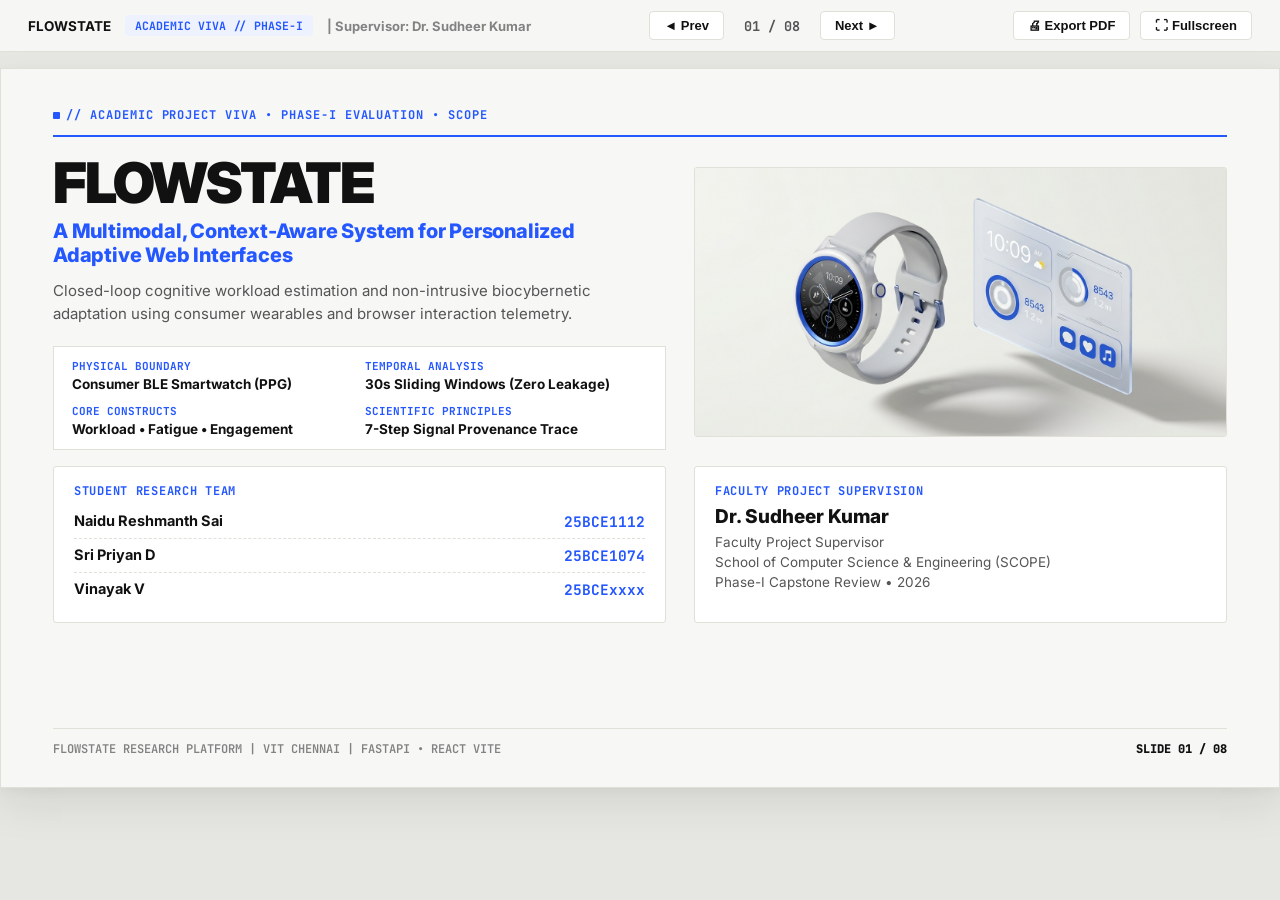
<file: presentation/index.html>
<!DOCTYPE html>
<html lang="en">
<head>
  <meta charset="UTF-8" />
  <meta name="viewport" content="width=device-width, initial-scale=1.0" />
  <title>Flowstate — Academic Project Presentation (Phase-I Review)</title>
  <link rel="preconnect" href="https://fonts.googleapis.com">
  <link rel="preconnect" href="https://fonts.gstatic.com" crossorigin>
  <link href="https://fonts.googleapis.com/css2?family=Inter:wght@400;500;600;700;800;900&family=JetBrains+Mono:wght@400;500;600;700&display=swap" rel="stylesheet">
  <style>
    :root {
      --bg-warm: #F7F7F5;
      --bg-card: #FFFFFF;
      --bg-accent-soft: #EEF2FF;
      --text-main: #111111;
      --text-muted: #555555;
      --text-light: #828282;
      --accent: #2457FF;
      --border: #E0E0D8;
      --green: #10955A;
      --purple: #9333EA;
      --font-main: 'Inter', -apple-system, BlinkMacSystemFont, sans-serif;
      --font-mono: 'JetBrains Mono', monospace;
    }

    * {
      box-sizing: border-box;
      margin: 0;
      padding: 0;
    }

    body {
      background-color: #E6E6E2;
      font-family: var(--font-main);
      color: var(--text-main);
      display: flex;
      flex-direction: column;
      align-items: center;
      min-height: 100vh;
      overflow-x: hidden;
      -webkit-font-smoothing: antialiased;
    }

    /* Top Control Bar */
    .deck-toolbar {
      position: fixed;
      top: 0;
      left: 0;
      right: 0;
      height: 52px;
      background: rgba(247, 247, 245, 0.96);
      backdrop-filter: blur(8px);
      border-bottom: 1px solid var(--border);
      display: flex;
      align-items: center;
      justify-content: space-between;
      padding: 0 28px;
      z-index: 1000;
      font-size: 13.5px;
    }

    .toolbar-left {
      display: flex;
      align-items: center;
      gap: 14px;
      font-weight: 700;
    }

    .toolbar-badge {
      font-family: var(--font-mono);
      font-size: 11.5px;
      background: var(--bg-accent-soft);
      color: var(--accent);
      padding: 3px 10px;
      border-radius: 4px;
      font-weight: 700;
    }

    .toolbar-center {
      display: flex;
      align-items: center;
      gap: 10px;
    }

    .nav-btn {
      background: #FFFFFF;
      border: 1px solid var(--border);
      padding: 6px 14px;
      border-radius: 4px;
      font-size: 13px;
      font-weight: 700;
      cursor: pointer;
      color: var(--text-main);
      transition: all 0.15s ease;
      display: inline-flex;
      align-items: center;
      gap: 6px;
    }

    .nav-btn:hover {
      background: var(--bg-accent-soft);
      border-color: var(--accent);
      color: var(--accent);
    }

    .slide-counter {
      font-family: var(--font-mono);
      font-size: 13.5px;
      font-weight: 700;
      padding: 0 10px;
      color: var(--text-muted);
    }

    .toolbar-right {
      display: flex;
      align-items: center;
      gap: 10px;
    }

    /* Presentation Viewport */
    .deck-viewport {
      margin-top: 68px;
      margin-bottom: 48px;
      width: 100%;
      max-width: 1280px;
      display: flex;
      flex-direction: column;
      align-items: center;
    }

    .slide-wrapper {
      position: relative;
      width: 1280px;
      height: 720px;
      background: var(--bg-warm);
      box-shadow: 0 18px 40px rgba(0, 0, 0, 0.08), 0 3px 10px rgba(0, 0, 0, 0.04);
      border: 1px solid var(--border);
      overflow: hidden;
      display: none;
    }

    .slide-wrapper.active {
      display: block;
      animation: fadeIn 0.2s ease-out;
    }

    @keyframes fadeIn {
      from { opacity: 0.88; transform: scale(0.996); }
      to { opacity: 1; transform: scale(1); }
    }

    /* Slide Internal Layout */
    .slide-inner {
      width: 100%;
      height: 100%;
      padding: 38px 52px 30px 52px;
      display: flex;
      flex-direction: column;
      justify-content: space-between;
      position: relative;
    }

    .slide-header {
      border-bottom: 1px solid var(--border);
      padding-bottom: 12px;
      margin-bottom: 18px;
    }

    .section-tag {
      font-family: var(--font-mono);
      font-size: 12px;
      font-weight: 700;
      color: var(--accent);
      text-transform: uppercase;
      letter-spacing: 0.08em;
      margin-bottom: 4px;
      display: flex;
      align-items: center;
      gap: 6px;
    }

    .section-tag::before {
      content: "";
      display: inline-block;
      width: 7px;
      height: 7px;
      background-color: var(--accent);
      border-radius: 1px;
    }

    .slide-title {
      font-size: 30px;
      font-weight: 900;
      letter-spacing: -0.03em;
      color: var(--text-main);
      line-height: 1.15;
    }

    .slide-subtitle {
      font-size: 15px;
      color: var(--text-muted);
      margin-top: 4px;
      font-weight: 500;
    }

    .slide-body {
      flex: 1;
      display: flex;
      flex-direction: column;
      justify-content: flex-start;
      position: relative;
    }

    .slide-footer {
      border-top: 1px solid var(--border);
      padding-top: 12px;
      display: flex;
      justify-content: space-between;
      align-items: center;
      font-size: 12px;
      color: var(--text-light);
      font-family: var(--font-mono);
      font-weight: 600;
    }

    .footer-page {
      color: var(--text-main);
      font-weight: 800;
    }

    /* Common Card Components */
    .tech-card {
      background: var(--bg-card);
      border: 1px solid var(--border);
      padding: 16px 20px;
      border-radius: 3px;
    }

    .tech-card-accent {
      background: var(--bg-accent-soft);
      border: 1px solid rgba(36, 87, 255, 0.4);
    }

    .tech-label {
      font-family: var(--font-mono);
      font-size: 12px;
      font-weight: 700;
      color: var(--accent);
      letter-spacing: 0.06em;
      text-transform: uppercase;
      margin-bottom: 6px;
    }

    .body-desc {
      font-size: 14px;
      line-height: 1.5;
      color: var(--text-muted);
    }

    .mono-code {
      font-family: var(--font-mono);
      font-size: 12.5px;
      background: #EFEFEA;
      padding: 2px 6px;
      border-radius: 2px;
      color: var(--text-main);
      font-weight: 600;
    }

    /* SLIDE 1 */
    .hero-title {
      font-size: 56px;
      font-weight: 900;
      letter-spacing: -0.04em;
      line-height: 1.0;
      color: var(--text-main);
      margin-bottom: 8px;
    }

    .hero-subtitle {
      font-size: 20px;
      font-weight: 800;
      color: var(--accent);
      letter-spacing: -0.01em;
      margin-bottom: 12px;
    }

    .hero-descriptor {
      font-size: 15px;
      color: var(--text-muted);
      line-height: 1.55;
      margin-bottom: 20px;
    }

    .spec-strip {
      background: #FFFFFF;
      border: 1px solid var(--border);
      padding: 12px 18px;
      display: grid;
      grid-template-columns: repeat(4, 1fr);
      gap: 16px;
      margin-bottom: 20px;
    }

    .spec-item-title {
      font-family: var(--font-mono);
      font-size: 11px;
      color: var(--accent);
      font-weight: 700;
      text-transform: uppercase;
    }

    .spec-item-val {
      font-size: 13.5px;
      font-weight: 700;
      color: var(--text-main);
      margin-top: 3px;
    }

    .member-row {
      display: flex;
      justify-content: space-between;
      padding: 7px 0;
      border-bottom: 1px dashed var(--border);
      font-size: 14.5px;
    }

    .member-row:last-child {
      border-bottom: none;
    }

    .member-name {
      font-weight: 700;
      color: var(--text-main);
    }

    .member-reg {
      font-family: var(--font-mono);
      color: var(--accent);
      font-weight: 700;
    }

    .image-container {
      border: 1px solid var(--border);
      background: #FFFFFF;
      overflow: hidden;
      border-radius: 3px;
      display: flex;
      align-items: center;
      justify-content: center;
    }

    .image-container img {
      width: 100%;
      height: 100%;
      object-fit: cover;
      display: block;
    }

    /* SLIDE 2 */
    .agenda-card {
      background: #FFFFFF;
      border: 1px solid var(--border);
      display: flex;
      overflow: hidden;
      height: 126px;
      border-radius: 3px;
    }

    .agenda-num {
      width: 86px;
      background: var(--bg-accent-soft);
      display: flex;
      align-items: center;
      justify-content: center;
      font-family: var(--font-mono);
      font-size: 32px;
      font-weight: 900;
      color: var(--accent);
      border-right: 1px solid rgba(36, 87, 255, 0.2);
    }

    .agenda-info {
      flex: 1;
      padding: 16px 20px;
      display: flex;
      flex-direction: column;
      justify-content: center;
    }

    .agenda-title {
      font-size: 16px;
      font-weight: 800;
      color: var(--text-main);
      text-transform: uppercase;
      letter-spacing: -0.01em;
      margin-bottom: 5px;
    }

    /* SLIDE 4 TABLE */
    .lit-table {
      width: 100%;
      border-collapse: collapse;
      font-size: 13.5px;
      background: #FFFFFF;
      border: 1px solid var(--border);
    }

    .lit-table th {
      background: var(--text-main);
      color: #FFFFFF;
      padding: 11px 14px;
      text-align: left;
      font-family: var(--font-mono);
      font-size: 12px;
      font-weight: 700;
      letter-spacing: 0.04em;
    }

    .lit-table td {
      padding: 10px 14px;
      border-bottom: 1px solid var(--border);
      vertical-align: top;
      line-height: 1.45;
    }

    .lit-table tr:nth-child(even) td {
      background: #FAFAF8;
    }

    .lit-table .paper-title {
      font-weight: 800;
      color: var(--text-main);
      font-size: 14px;
    }

    .lit-table .limitation-tag {
      color: var(--purple);
      font-weight: 700;
    }

    .lit-table .relevance-tag {
      color: var(--accent);
      font-weight: 700;
    }

    /* SLIDE 6 OBJECTIVES */
    .obj-item {
      display: flex;
      background: #FFFFFF;
      border: 1px solid var(--border);
      margin-bottom: 12px;
      height: 82px;
      border-radius: 3px;
    }

    .obj-badge {
      width: 105px;
      background: var(--bg-accent-soft);
      display: flex;
      align-items: center;
      justify-content: center;
      font-family: var(--font-mono);
      font-weight: 800;
      color: var(--accent);
      font-size: 16px;
      border-right: 1px solid rgba(36, 87, 255, 0.2);
    }

    .obj-content {
      flex: 1;
      padding: 12px 22px;
      display: flex;
      flex-direction: column;
      justify-content: center;
    }

    .obj-title {
      font-size: 15px;
      font-weight: 800;
      color: var(--text-main);
      margin-bottom: 3px;
    }

    /* SLIDE 7 ARCHITECTURE */
    .arch-stages {
      display: grid;
      grid-template-columns: repeat(6, 1fr);
      gap: 12px;
      margin-top: 14px;
    }

    .arch-card {
      background: #FFFFFF;
      border: 1px solid var(--border);
      padding: 12px 14px;
      border-radius: 3px;
      font-size: 12.5px;
    }

    .arch-card.highlight {
      background: var(--bg-accent-soft);
      border-color: var(--accent);
    }

    .arch-card-num {
      font-family: var(--font-mono);
      font-size: 11px;
      font-weight: 700;
      color: var(--accent);
      margin-bottom: 2px;
    }

    .arch-card-title {
      font-size: 13.5px;
      font-weight: 800;
      color: var(--text-main);
      margin-bottom: 6px;
    }

    /* SLIDE 8 RESULTS */
    .metric-hero {
      font-family: var(--font-mono);
      font-size: 52px;
      font-weight: 900;
      color: var(--green);
      line-height: 1.0;
      margin: 6px 0;
    }

    .check-list {
      list-style: none;
      font-size: 13px;
      line-height: 1.65;
    }

    .check-list li {
      display: flex;
      align-items: flex-start;
      gap: 8px;
      margin-bottom: 4px;
    }

    .icon-pass { color: var(--green); font-weight: 800; font-family: var(--font-mono); }
    .icon-progress { color: #D97706; font-weight: 800; font-family: var(--font-mono); }
    .icon-plan { color: var(--text-light); font-weight: 800; font-family: var(--font-mono); }

    /* Print styling */
    @media print {
      body { background: transparent; }
      .deck-toolbar { display: none !important; }
      .deck-viewport { margin: 0 !important; padding: 0 !important; max-width: 100% !important; }
      .slide-wrapper {
        display: block !important;
        page-break-after: always;
        break-after: page;
        box-shadow: none !important;
        border: none !important;
        width: 100vw !important;
        height: 100vh !important;
      }
    }
  </style>
</head>
<body>

  <!-- Top Toolbar -->
  <div class="deck-toolbar">
    <div class="toolbar-left">
      <span>FLOWSTATE</span>
      <span class="toolbar-badge">ACADEMIC VIVA // PHASE-I</span>
      <span style="color: var(--text-light); font-size: 13px;">| Supervisor: Dr. Sudheer Kumar</span>
    </div>
    <div class="toolbar-center">
      <button class="nav-btn" onclick="prevSlide()" title="Previous slide (Left Arrow)">◄ Prev</button>
      <span class="slide-counter" id="slideIndicator">01 / 08</span>
      <button class="nav-btn" onclick="nextSlide()" title="Next slide (Right Arrow / Space)">Next ►</button>
    </div>
    <div class="toolbar-right">
      <button class="nav-btn" onclick="window.print()" title="Print or Save as PDF">🖨 Export PDF</button>
      <button class="nav-btn" onclick="toggleFullscreen()" title="Fullscreen mode">⛶ Fullscreen</button>
    </div>
  </div>

  <div class="deck-viewport">

    <!-- ===================================================================
         SLIDE 1: TITLE SLIDE (WITH 3D WEARABLE VISUAL COMPONENT)
         =================================================================== -->
    <div class="slide-wrapper active" id="slide-1">
      <div class="slide-inner">
        <div class="slide-header" style="border-bottom: 2px solid var(--accent); padding-bottom: 8px;">
          <div class="section-tag">// ACADEMIC PROJECT VIVA • PHASE-I EVALUATION • SCOPE</div>
        </div>

        <div class="slide-body">
          <div style="display: grid; grid-template-columns: 1.15fr 1fr; gap: 28px; align-items: center; margin-bottom: 16px;">
            <div>
              <div class="hero-title">FLOWSTATE</div>
              <div class="hero-subtitle">A Multimodal, Context-Aware System for Personalized Adaptive Web Interfaces</div>
              <div class="hero-descriptor">
                Closed-loop cognitive workload estimation and non-intrusive biocybernetic adaptation using consumer wearables and browser interaction telemetry.
              </div>

              <div class="spec-strip" style="grid-template-columns: 1fr 1fr; gap: 12px; margin-bottom: 0;">
                <div>
                  <div class="spec-item-title">Physical Boundary</div>
                  <div class="spec-item-val">Consumer BLE Smartwatch (PPG)</div>
                </div>
                <div>
                  <div class="spec-item-title">Temporal Analysis</div>
                  <div class="spec-item-val">30s Sliding Windows (Zero Leakage)</div>
                </div>
                <div>
                  <div class="spec-item-title">Core Constructs</div>
                  <div class="spec-item-val">Workload • Fatigue • Engagement</div>
                </div>
                <div>
                  <div class="spec-item-title">Scientific Principles</div>
                  <div class="spec-item-val">7-Step Signal Provenance Trace</div>
                </div>
              </div>
            </div>

            <!-- 3D Wearable Visual Component -->
            <div class="image-container" style="height: 270px;">
              <img src="assets/wearable_device_3d.jpg" alt="3D Smartwatch and UI Interface" />
            </div>
          </div>

          <!-- Bottom Team & Guide Cards -->
          <div style="display: grid; grid-template-columns: 1.15fr 1fr; gap: 28px;">
            <div class="tech-card">
              <div class="tech-label">Student Research Team</div>
              <div class="member-row">
                <span class="member-name">Naidu Reshmanth Sai</span>
                <span class="member-reg">25BCE1112</span>
              </div>
              <div class="member-row">
                <span class="member-name">Sri Priyan D</span>
                <span class="member-reg">25BCE1074</span>
              </div>
              <div class="member-row">
                <span class="member-name">Vinayak V</span>
                <span class="member-reg">25BCExxxx</span>
              </div>
            </div>

            <div class="tech-card">
              <div class="tech-label">Faculty Project Supervision</div>
              <div style="font-size: 19px; font-weight: 800; color: var(--text-main); margin-top: 2px;">Dr. Sudheer Kumar</div>
              <div class="body-desc" style="margin-top: 4px; font-size: 13.5px;">
                Faculty Project Supervisor<br>
                School of Computer Science &amp; Engineering (SCOPE)<br>
                Phase-I Capstone Review • 2026
              </div>
            </div>
          </div>
        </div>

        <div class="slide-footer">
          <div>FLOWSTATE RESEARCH PLATFORM   |   VIT CHENNAI   |   FASTAPI &bull; REACT VITE</div>
          <div class="footer-page">SLIDE 01 / 08</div>
        </div>
      </div>
    </div>

    <!-- ===================================================================
         SLIDE 2: AGENDA
         =================================================================== -->
    <div class="slide-wrapper" id="slide-2">
      <div class="slide-inner">
        <div class="slide-header">
          <div class="section-tag">02 // PRESENTATION ROADMAP</div>
          <div class="slide-title">Agenda &amp; Research Progression</div>
          <div class="slide-subtitle">Structured trajectory from theoretical cognitive foundations to a functioning prototype</div>
        </div>

        <div class="slide-body">
          <div style="display: grid; grid-template-columns: 1fr 1fr; gap: 18px;">
            
            <div class="agenda-card">
              <div class="agenda-num">01</div>
              <div class="agenda-info">
                <div class="agenda-title">Introduction &amp; Problem Motivation</div>
                <div class="body-desc">Cognitive overload in digital workspaces, human-computer friction, and limitations of static interfaces.</div>
              </div>
            </div>

            <div class="agenda-card">
              <div class="agenda-num">02</div>
              <div class="agenda-info">
                <div class="agenda-title">Literature Survey &amp; Theoretical Baseline</div>
                <div class="body-desc">Critical analysis of 5 foundational studies: WESAD affective computing, biocybernetics, and Cognitive Load Theory.</div>
              </div>
            </div>

            <div class="agenda-card">
              <div class="agenda-num">03</div>
              <div class="agenda-info">
                <div class="agenda-title">Challenges &amp; Technical Research Gap</div>
                <div class="body-desc">Hardware invasiveness, inter-subject baseline drift, wrist sensor noise, and biocybernetic UI oscillation.</div>
              </div>
            </div>

            <div class="agenda-card">
              <div class="agenda-num">04</div>
              <div class="agenda-info">
                <div class="agenda-title">Project Objectives &amp; Scope Boundaries</div>
                <div class="body-desc">Five verifiable engineering milestones: dual-stream ingestion, baseline deltas, tri-state ML, explainability, adaptation.</div>
              </div>
            </div>

            <div class="agenda-card">
              <div class="agenda-num">05</div>
              <div class="agenda-info">
                <div class="agenda-title">System Architecture &amp; Proposed Methodology</div>
                <div class="body-desc">Full 6-tier pipeline: canonical ingestion → quality gating → 30s window sync → multimodal fusion → adaptation.</div>
              </div>
            </div>

            <div class="agenda-card">
              <div class="agenda-num">06</div>
              <div class="agenda-info">
                <div class="agenda-title">Results &amp; Initial Implementation (38% Done)</div>
                <div class="body-desc">Verified vertical slice: 42 passing automated tests, 5-phase deterministic scenario, and interactive cognitive task.</div>
              </div>
            </div>

          </div>
        </div>

        <div class="slide-footer">
          <div>RESEARCH TRAJECTORY   |   PHASE-I EVALUATION</div>
          <div class="footer-page">SLIDE 02 / 08</div>
        </div>
      </div>
    </div>

    <!-- ===================================================================
         SLIDE 3: INTRODUCTION (WITH 3D COGNITIVE LOOP VISUAL)
         =================================================================== -->
    <div class="slide-wrapper" id="slide-3">
      <div class="slide-inner">
        <div class="slide-header">
          <div class="section-tag">03 // PROBLEM CONTEXT &amp; MOTIVATION</div>
          <div class="slide-title">Cognitive Friction in Modern Digital Workspaces</div>
          <div class="slide-subtitle">Bridging the sensory disconnect between static web interfaces and human mental capacity</div>
        </div>

        <div class="slide-body">
          <div style="display: grid; grid-template-columns: 1.15fr 1fr; gap: 24px;">
            
            <div style="display: flex; flex-direction: column; gap: 14px;">
              <div class="tech-card">
                <div class="tech-label">// 01 THE PROBLEM: UNNOTICED COGNITIVE OVERLOAD</div>
                <div class="body-desc">
                  • Mental exhaustion accumulates silently, increasing task error rates by up to <strong>40%</strong>.<br>
                  • The human brain lacks an explicit sensory gauge to detect mental fatigue before failure.
                </div>
              </div>

              <div class="tech-card">
                <div class="tech-label">// 02 EXISTING LIMITATIONS: INVASIVE OR OBLIVIOUS TOOLS</div>
                <div class="body-desc">
                  • Traditional Web UIs are static—treating exhausted users identically to fresh users.<br>
                  • Prior physiological systems mandate clinical EEG caps or chest straps unusable for desk work.
                </div>
              </div>

              <div class="tech-card">
                <div class="tech-label">// 03 OUR SOLUTION: CLOSED-LOOP BIOCYBERNETICS</div>
                <div class="body-desc">
                  • Fuses consumer smartwatch PPG signals with natural browser interaction telemetry.<br>
                  • Calculates individualized resting baseline deltas (<span class="mono-code">ΔHR, RMSSD</span>) to drive subtle UI adaptations.
                </div>
              </div>
            </div>

            <!-- 3D Cognitive Loop Visual Component -->
            <div style="display: flex; flex-direction: column; gap: 12px;">
              <div class="image-container" style="height: 280px;">
                <img src="assets/cognitive_loop_3d.jpg" alt="3D Cognitive Feedback Loop" />
              </div>

              <div class="tech-card tech-card-accent" style="padding: 12px 18px;">
                <div class="tech-label" style="margin-bottom: 2px;">THE BIOCYBERNETIC ADAPTATION LOOP (HCI)</div>
                <div style="font-family: var(--font-mono); font-size: 12px; font-weight: 700; color: var(--text-main);">
                  [Operator] ──► [30s Sync &amp; Deltas] ──► [Tri-State ML] ──► [Bounded Adaptive UI] ──► [Relief]
                </div>
              </div>
            </div>

          </div>
        </div>

        <div class="slide-footer">
          <div>DOMAIN: COGNITIVE ERGONOMICS   |   HUMAN-COMPUTER INTERACTION</div>
          <div class="footer-page">SLIDE 03 / 08</div>
        </div>
      </div>
    </div>

    <!-- ===================================================================
         SLIDE 4: LITERATURE SURVEY
         =================================================================== -->
    <div class="slide-wrapper" id="slide-4">
      <div class="slide-inner">
        <div class="slide-header">
          <div class="section-tag">04 // THEORETICAL FOUNDATIONS</div>
          <div class="slide-title">Academic Literature Survey</div>
          <div class="slide-subtitle">Synthesis of five foundational studies establishing the physiological computing baseline and research gap</div>
        </div>

        <div class="slide-body">
          <table class="lit-table">
            <thead>
              <tr>
                <th style="width: 45px;">#</th>
                <th style="width: 200px;">Paper &amp; Authors</th>
                <th style="width: 60px;">Year</th>
                <th style="width: 380px;">Methodology &amp; Key Findings</th>
                <th>Limitation &amp; Relevance to Flowstate</th>
              </tr>
            </thead>
            <tbody>
              <tr>
                <td style="font-family: var(--font-mono); font-weight: 800; color: var(--accent); text-align: center;">01</td>
                <td><span class="paper-title">Schmidt et al.</span><br><span style="font-size: 11px; color: var(--text-muted);">ACM IMWUT / UbiComp</span></td>
                <td style="font-family: var(--font-mono); text-align: center; font-weight: 700;">2018</td>
                <td>WESAD dataset: Wrist PPG + Chest ECG under laboratory stress induction (15 subjects).</td>
                <td><span class="limitation-tag">Limitation:</span> Lab-only protocol; lacks real-time web UI integration.<br><span class="relevance-tag">Relevance:</span> Primary external benchmark dataset reference.</td>
              </tr>
              <tr>
                <td style="font-family: var(--font-mono); font-weight: 800; color: var(--accent); text-align: center;">02</td>
                <td><span class="paper-title">Fairclough, S. H.</span><br><span style="font-size: 11px; color: var(--text-muted);">Int. J. Human-Comp. Stud.</span></td>
                <td style="font-family: var(--font-mono); text-align: center; font-weight: 700;">2009</td>
                <td>Theoretical biocybernetic closed-loop control architecture for physiological adaptation.</td>
                <td><span class="limitation-tag">Limitation:</span> Purely theoretical; omits sensor noise &amp; UI thrashing.<br><span class="relevance-tag">Relevance:</span> Mathematical foundation for closed-loop hysteresis control.</td>
              </tr>
              <tr>
                <td style="font-family: var(--font-mono); font-weight: 800; color: var(--accent); text-align: center;">03</td>
                <td><span class="paper-title">Charles &amp; Nixon</span><br><span style="font-size: 11px; color: var(--text-muted);">Theor. Issues Ergon. Sci.</span></td>
                <td style="font-family: var(--font-mono); text-align: center; font-weight: 700;">2019</td>
                <td>Meta-survey of cardiac measures (HRV, PPG) for mental workload estimation.</td>
                <td><span class="limitation-tag">Limitation:</span> Universal static thresholds fail due to baseline diversity.<br><span class="relevance-tag">Relevance:</span> Justifies our 30s sliding-window baseline delta (<span class="mono-code">ΔHR</span>).</td>
              </tr>
              <tr>
                <td style="font-family: var(--font-mono); font-weight: 800; color: var(--accent); text-align: center;">04</td>
                <td><span class="paper-title">Kosch et al.</span><br><span style="font-size: 11px; color: var(--text-muted);">ACM Computing Surveys</span></td>
                <td style="font-family: var(--font-mono); text-align: center; font-weight: 700;">2023</td>
                <td>Systematic analysis of consumer smartwatch biosensors in everyday desktop HCI tasks.</td>
                <td><span class="limitation-tag">Limitation:</span> Wrist motion artifacts and Bluetooth packet drops.<br><span class="relevance-tag">Relevance:</span> Motivates our dual-stream wearable + task telemetry fusion.</td>
              </tr>
              <tr>
                <td style="font-family: var(--font-mono); font-weight: 800; color: var(--accent); text-align: center;">05</td>
                <td><span class="paper-title">Sweller / Paas et al.</span><br><span style="font-size: 11px; color: var(--text-muted);">Cognitive Science</span></td>
                <td style="font-family: var(--font-mono); text-align: center; font-weight: 700;">2003</td>
                <td>Cognitive Load Theory: Intrinsic, extraneous, and germane cognitive load dimensions.</td>
                <td><span class="limitation-tag">Limitation:</span> Pure behavioral telemetry cannot detect hidden internal strain.<br><span class="relevance-tag">Relevance:</span> Establishes target tri-state estimation (Workload, Fatigue, Engagement).</td>
              </tr>
            </tbody>
          </table>

          <div class="tech-card tech-card-accent" style="margin-top: 12px; padding: 10px 18px;">
            <div style="font-family: var(--font-mono); font-size: 12.5px; font-weight: 700; color: var(--accent);">
              [CRITICAL SYNTHESIS] Prior work establishes physiological sensitivity, but leaves a critical gap in non-invasive, noise-tolerant consumer deployment with backward explainability.
            </div>
          </div>
        </div>

        <div class="slide-footer">
          <div>PEER-REVIEWED CORPUS   |   ACM / IEEE / HUMAN FACTORS</div>
          <div class="footer-page">SLIDE 04 / 08</div>
        </div>
      </div>
    </div>

    <!-- ===================================================================
         SLIDE 5: CHALLENGES & RESEARCH GAP (WITH 3D GAP BRIDGE VISUAL)
         =================================================================== -->
    <div class="slide-wrapper" id="slide-5">
      <div class="slide-inner">
        <div class="slide-header">
          <div class="section-tag">05 // CRITICAL ANALYSIS</div>
          <div class="slide-title">Challenges &amp; Formulated Research Gap</div>
          <div class="slide-subtitle">Overcoming four core bottlenecks that prevent laboratory physiological computing from reaching consumer web systems</div>
        </div>

        <div class="slide-body">
          <div style="display: grid; grid-template-columns: 1.15fr 1fr; gap: 24px;">
            
            <div style="display: flex; flex-direction: column; gap: 10px;">
              <div class="tech-card">
                <div class="tech-label">// 01 HARDWARE INVASIVENESS</div>
                <div class="body-desc">
                  <strong>Barrier:</strong> Clinical EEG caps or chest straps are unusable for regular desktop computing.<br>
                  <strong>Solution:</strong> Strict consumer boundary (standard browser + BLE smartwatch PPG).
                </div>
              </div>

              <div class="tech-card">
                <div class="tech-label">// 02 INTER-SUBJECT VARIABILITY</div>
                <div class="body-desc">
                  <strong>Barrier:</strong> Resting HR varies from 50 to 90 bpm; static thresholds trigger false alarms.<br>
                  <strong>Solution:</strong> Continuous baseline calibration computing resting deltas (<span class="mono-code">ΔHR = HR - HR_rest</span>).
                </div>
              </div>

              <div class="tech-card">
                <div class="tech-label">// 03 SENSOR NOISE &amp; DROPOUTS</div>
                <div class="body-desc">
                  <strong>Barrier:</strong> Wrist motion causes packet drops; zero-filling missing streams corrupts models.<br>
                  <strong>Solution:</strong> Explicit <span class="mono-code">availability_mask</span> routing with tri-branch fallback (Wearable, Task, Fused).
                </div>
              </div>

              <div class="tech-card">
                <div class="tech-label">// 04 UI OSCILLATION &amp; BLACK-BOX AI</div>
                <div class="body-desc">
                  <strong>Barrier:</strong> Black-box AI causes biocybernetic thrashing without evidence attribution.<br>
                  <strong>Solution:</strong> 7-step Follow-the-Signal audit trace + bounded hysteresis with cooldowns.
                </div>
              </div>
            </div>

            <!-- 3D Research Gap Bridge Visual Component -->
            <div style="display: flex; flex-direction: column; gap: 12px;">
              <div class="image-container" style="height: 230px;">
                <img src="assets/research_gap_3d.jpg" alt="3D Research Gap Bridge" />
              </div>

              <div class="tech-card tech-card-accent" style="padding: 16px 20px;">
                <div class="tech-label" style="margin-bottom: 4px;">THE CORE FORMULATED RESEARCH GAP</div>
                <div style="font-size: 14.5px; font-weight: 800; line-height: 1.45; color: var(--text-main);">
                  "The absence of an explainable, noise-tolerant biocybernetic framework that reliably estimates multidimensional cognitive states from consumer-grade wearables and desktop telemetry without requiring clinical invasiveness, zero-filled signal corruption, or disruptive interface oscillation."
                </div>
              </div>
            </div>

          </div>
        </div>

        <div class="slide-footer">
          <div>RESEARCH GAP FORMULATION   |   NOISE TOLERANCE &amp; EXPLAINABILITY</div>
          <div class="footer-page">SLIDE 05 / 08</div>
        </div>
      </div>
    </div>

    <!-- ===================================================================
         SLIDE 6: PROJECT OBJECTIVES
         =================================================================== -->
    <div class="slide-wrapper" id="slide-6">
      <div class="slide-inner">
        <div class="slide-header">
          <div class="section-tag">06 // SCOPE &amp; DELIVERABLES</div>
          <div class="slide-title">Project Objectives &amp; Engineering Scope</div>
          <div class="slide-subtitle">Five precise, measurable, and implementation-oriented engineering milestones</div>
        </div>

        <div class="slide-body">
          <div class="obj-item">
            <div class="obj-badge">OBJ 01</div>
            <div class="obj-content">
              <div class="obj-title">ENGINEER DUAL-STREAM INGESTION &amp; SYNCHRONIZATION PIPELINE</div>
              <div class="body-desc">Ingest consumer BLE smartwatch PPG (Bluetooth GATT Service 0x180D) and browser task interaction telemetry, synchronizing data into non-leaking 30-second sliding windows with timestamp verification and gap handling.</div>
            </div>
          </div>

          <div class="obj-item">
            <div class="obj-badge">OBJ 02</div>
            <div class="obj-content">
              <div class="obj-title">IMPLEMENT INDIVIDUALIZED BASELINE CALIBRATION &amp; DELTA EXTRACTION</div>
              <div class="body-desc">Compute normalized physiological deltas (<span class="mono-code">ΔHR = HR_curr - HR_rest</span>) against personalized resting baselines to neutralize inter-subject variance, supported by an explicit missing-modality mask (<span class="mono-code">availability_mask</span>).</div>
            </div>
          </div>

          <div class="obj-item">
            <div class="obj-badge">OBJ 03</div>
            <div class="obj-content">
              <div class="obj-title">DEVELOP TRI-STATE MULTIMODAL INFERENCE &amp; CONFIDENCE GATING</div>
              <div class="body-desc">Implement baseline classification models estimating three independent cognitive constructs—Workload, Fatigue, and Engagement—accompanied by quality gating (PASS, DEGRADED, INSUFFICIENT) rather than ungrounded black-box predictions.</div>
            </div>
          </div>

          <div class="obj-item">
            <div class="obj-badge">OBJ 04</div>
            <div class="obj-content">
              <div class="obj-title">ARCHITECT 7-STAGE "FOLLOW-THE-SIGNAL" EXPLANATION PIPELINE</div>
              <div class="body-desc">Establish a transparent, non-causal evidence attribution audit trail allowing users to trace any UI intervention backwards through 7 verification stages to the exact raw sensor events that triggered it.</div>
            </div>
          </div>

          <div class="obj-item">
            <div class="obj-badge">OBJ 05</div>
            <div class="obj-content">
              <div class="obj-title">DEPLOY CLOSED-LOOP ADAPTIVE WEB EXPERIENCE WITH HYSTERESIS</div>
              <div class="body-desc">Deliver bounded, non-disruptive web UI interventions (micro-break prompts, task difficulty modulation, notification throttling) governed by hysteresis thresholds and cooldown timers to eliminate interface thrashing.</div>
            </div>
          </div>
        </div>

        <div class="slide-footer">
          <div>DELIVERABLE CONTRACT   |   ENGINEERING SPECIFICATION M01–M20</div>
          <div class="footer-page">SLIDE 06 / 08</div>
        </div>
      </div>
    </div>

    <!-- ===================================================================
         SLIDE 7: PROPOSED METHODOLOGY & SYSTEM ARCHITECTURE (WITH 3D PIPELINE)
         =================================================================== -->
    <div class="slide-wrapper" id="slide-7">
      <div class="slide-inner">
        <div class="slide-header">
          <div class="section-tag">07 // SYSTEM ARCHITECTURE &amp; METHODOLOGY</div>
          <div class="slide-title">End-to-End Multimodal Pipeline Architecture</div>
          <div class="slide-subtitle">Dual-stream ingestion, 30s window synchronization, tri-state inference, and closed-loop adaptation</div>
        </div>

        <div class="slide-body">
          <!-- 3D Systems Architecture Visual Component -->
          <div class="image-container" style="height: 215px; margin-bottom: 12px;">
            <img src="assets/architecture_3d.jpg" alt="3D 6-Stage System Pipeline" />
          </div>

          <!-- 6-Stage Engineering Cards with Large Text -->
          <div class="arch-stages">
            <div class="arch-card">
              <div class="arch-card-num">STAGE 01</div>
              <div class="arch-card-title">Dual Inputs</div>
              <div class="body-desc" style="font-size: 12.5px;">• BLE Smartwatch (PPG)<br>• Browser Task Telemetry</div>
            </div>

            <div class="arch-card">
              <div class="arch-card-num">STAGE 02</div>
              <div class="arch-card-title">Quality Gating</div>
              <div class="body-desc" style="font-size: 12.5px;">• Plausibility (40–200 bpm)<br>• <span class="mono-code">availability_mask</span></div>
            </div>

            <div class="arch-card">
              <div class="arch-card-num">STAGE 03</div>
              <div class="arch-card-title">30s Windows</div>
              <div class="body-desc" style="font-size: 12.5px;">• 30s Windows (5s step)<br>• Zero future-data leakage</div>
            </div>

            <div class="arch-card">
              <div class="arch-card-num">STAGE 04</div>
              <div class="arch-card-title">Personalization</div>
              <div class="body-desc" style="font-size: 12.5px;">• Resting Delta (<span class="mono-code">ΔHR</span>)<br>• Tri-Branch Fusion</div>
            </div>

            <div class="arch-card highlight">
              <div class="arch-card-num">STAGE 05</div>
              <div class="arch-card-title">Tri-State ML</div>
              <div class="body-desc" style="font-size: 12.5px;">• Confidence Gated<br>• Workload, Fatigue, Flow</div>
            </div>

            <div class="arch-card">
              <div class="arch-card-num">STAGE 06</div>
              <div class="arch-card-title">Adaptive UI</div>
              <div class="body-desc" style="font-size: 12.5px;">• 7-Step Evidence Trace<br>• Bounded UI Interventions</div>
            </div>
          </div>
        </div>

        <div class="slide-footer">
          <div>SYSTEM ARCHITECTURE   |   REST APIS + WEBSOCKETS + REACT VITE</div>
          <div class="footer-page">SLIDE 07 / 08</div>
        </div>
      </div>
    </div>

    <!-- ===================================================================
         SLIDE 8: RESULTS / INITIAL IMPLEMENTATION (WITH REAL PROTOTYPE UI)
         =================================================================== -->
    <div class="slide-wrapper" id="slide-8">
      <div class="slide-inner">
        <div class="slide-header">
          <div class="section-tag">08 // PHASE-I IMPLEMENTATION STATUS</div>
          <div class="slide-title">Initial Implementation &amp; Preliminary Verification</div>
          <div class="slide-subtitle">Demonstrating verified 38% project milestone completion across core architecture and functional modules</div>
        </div>

        <div class="slide-body">
          <div style="display: grid; grid-template-columns: 1fr 1.35fr; gap: 24px;">
            
            <!-- Left: Milestone Checklist -->
            <div class="tech-card">
              <div class="tech-label">Milestone Completion</div>
              <div class="metric-hero">38%</div>
              <div style="font-size: 13.5px; font-weight: 800; color: var(--green); margin-bottom: 12px;">
                Phase-I Target: 20% [SURPASSED]
              </div>
              <ul class="check-list">
                <li><span class="icon-pass">✓</span> <span>M01–M20 Architecture Spec (100%)</span></li>
                <li><span class="icon-pass">✓</span> <span>Ingestion &amp; Quality Service (100%)</span></li>
                <li><span class="icon-pass">✓</span> <span>30s Window Sync &amp; Features (100%)</span></li>
                <li><span class="icon-pass">✓</span> <span>42/42 Automated Tests (100%)</span></li>
                <li><span class="icon-pass">✓</span> <span>Deterministic 5-Phase Simulator (100%)</span></li>
                <li><span class="icon-pass">✓</span> <span>Interactive Arithmetic Task (100%)</span></li>
                <li><span class="icon-progress">→</span> <span>Physical BLE GATT Pairing (40%)</span></li>
                <li><span class="icon-plan">○</span> <span>WESAD Benchmark Mapping (Planned)</span></li>
              </ul>
            </div>

            <!-- Right: Real Working Prototype UI Screenshot -->
            <div style="display: flex; flex-direction: column; gap: 12px;">
              <div class="image-container" style="height: 290px;">
                <img src="assets/live_dashboard_ui.png" alt="FlowState Real Working Dashboard Prototype" />
              </div>

              <div class="tech-card tech-card-accent" style="padding: 10px 16px;">
                <div class="tech-label" style="margin-bottom: 2px;">VERIFIED PROTOTYPE CAPABILITIES</div>
                <div style="font-size: 13px; font-weight: 600; color: var(--text-main);">
                  • Live real-time cognitive workload estimation from interactive task telemetry.<br>
                  • 42 automated tests passing in 0.55s (<span class="mono-code">pytest tests</span>) with zero fabricated metrics.
                </div>
              </div>
            </div>

          </div>
        </div>

        <div class="slide-footer">
          <div>PROJECT VIVA STATUS: 38% MILESTONE VERIFIED   |   42/42 TESTS PASSING (100% SUITE)</div>
          <div class="footer-page">SLIDE 08 / 08</div>
        </div>
      </div>
    </div>

  </div>

  <script>
    let currentSlide = 1;
    const totalSlides = 8;

    function showSlide(n) {
      if (n < 1) n = 1;
      if (n > totalSlides) n = totalSlides;
      currentSlide = n;

      for (let i = 1; i <= totalSlides; i++) {
        const el = document.getElementById(`slide-${i}`);
        if (el) {
          el.classList.toggle('active', i === currentSlide);
        }
      }

      document.getElementById('slideIndicator').innerText = `${String(currentSlide).padStart(2, '0')} / ${String(totalSlides).padStart(2, '0')}`;
    }

    function nextSlide() {
      showSlide(currentSlide + 1);
    }

    function prevSlide() {
      showSlide(currentSlide - 1);
    }

    function toggleFullscreen() {
      if (!document.fullscreenElement) {
        document.documentElement.requestFullscreen().catch(err => {
          console.warn('Fullscreen error', err);
        });
      } else {
        if (document.exitFullscreen) {
          document.exitFullscreen();
        }
      }
    }

    window.addEventListener('keydown', (e) => {
      if (e.key === 'ArrowRight' || e.key === ' ' || e.key === 'PageDown') {
        e.preventDefault();
        nextSlide();
      } else if (e.key === 'ArrowLeft' || e.key === 'PageUp') {
        e.preventDefault();
        prevSlide();
      } else if (e.key === 'f' || e.key === 'F') {
        toggleFullscreen();
      } else if (e.key >= '1' && e.key <= '8') {
        showSlide(parseInt(e.key));
      }
    });

    const urlParams = new URLSearchParams(window.location.search);
    const initialSlide = parseInt(urlParams.get('slide')) || 1;
    showSlide(initialSlide);
  </script>
</body>
</html>
</file>
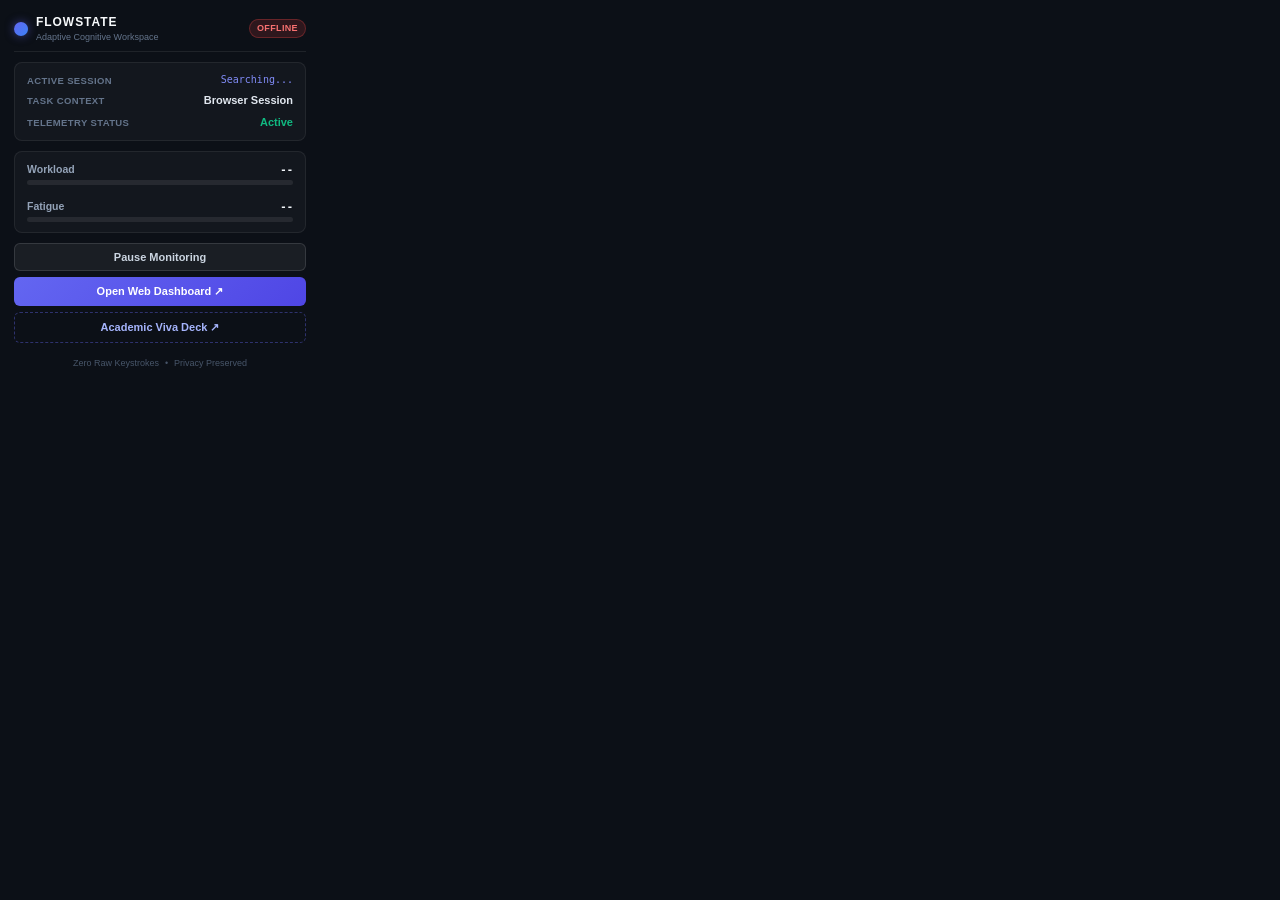
<file: extension/src/popup/popup.html>
<!DOCTYPE html>
<html lang="en">
<head>
  <meta charset="UTF-8">
  <meta name="viewport" content="width=device-width, initial-scale=1.0">
  <title>Flowstate Copilot</title>
  <link rel="stylesheet" href="popup.css">
</head>
<body>
  <div class="fs-popup-container">
    <!-- Header -->
    <header class="fs-popup-header">
      <div class="fs-brand">
        <div class="fs-logo-dot"></div>
        <div>
          <div class="fs-title">FLOWSTATE</div>
          <div class="fs-subtitle">Adaptive Cognitive Workspace</div>
        </div>
      </div>
      <div id="fs-connection-badge" class="fs-badge connecting">CONNECTING</div>
    </header>

    <!-- Active Session Card -->
    <section class="fs-card">
      <div class="fs-card-row">
        <span class="fs-label">ACTIVE SESSION</span>
        <span id="fs-session-id" class="fs-value-mono">Searching...</span>
      </div>
      <div class="fs-card-row">
        <span class="fs-label">TASK CONTEXT</span>
        <span id="fs-task-name" class="fs-value">Browser Session</span>
      </div>
      <div class="fs-card-row">
        <span class="fs-label">TELEMETRY STATUS</span>
        <span id="fs-monitoring-status" class="fs-value" style="color: #10b981;">Active</span>
      </div>
    </section>

    <!-- Cognitive State Indicators -->
    <section class="fs-card">
      <div class="fs-metric-group">
        <div class="fs-metric-header">
          <span>Workload</span>
          <span id="fs-workload-val" class="fs-metric-num">--</span>
        </div>
        <div class="fs-bar-track">
          <div id="fs-workload-bar" class="fs-bar-fill violet" style="width: 0%;"></div>
        </div>
      </div>

      <div class="fs-metric-group" style="margin-top: 8px;">
        <div class="fs-metric-header">
          <span>Fatigue</span>
          <span id="fs-fatigue-val" class="fs-metric-num">--</span>
        </div>
        <div class="fs-bar-track">
          <div id="fs-fatigue-bar" class="fs-bar-fill amber" style="width: 0%;"></div>
        </div>
      </div>
    </section>

    <!-- Quick Actions -->
    <div class="fs-actions">
      <button id="fs-btn-toggle-monitor" class="fs-btn secondary">
        Pause Monitoring
      </button>
      <a id="fs-btn-web-app" href="http://localhost:5173" target="_blank" class="fs-btn primary">
        Open Web Dashboard ↗
      </a>
      <a id="fs-btn-deck" href="http://localhost:8000/presentation/" target="_blank" class="fs-btn outline">
        Academic Viva Deck ↗
      </a>
    </div>

    <!-- Footer -->
    <footer class="fs-popup-footer">
      <span>Zero Raw Keystrokes</span>
      <span>•</span>
      <span>Privacy Preserved</span>
    </footer>
  </div>

  <script src="popup.js" type="module"></script>
</body>
</html>
</file>
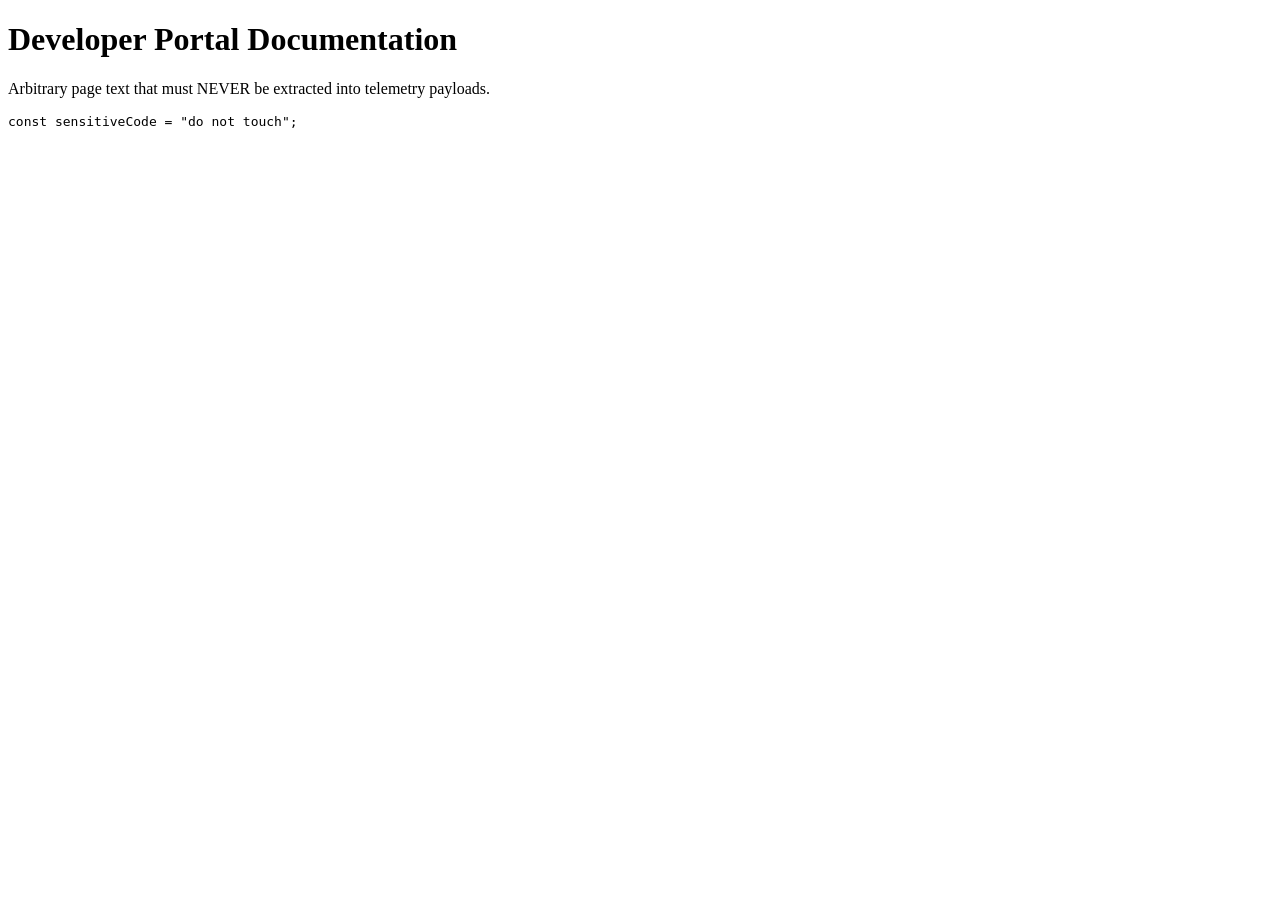
<file: extension/tests/fixtures/generic_page.html>
<!DOCTYPE html>
<html lang="en">
<head>
  <meta charset="UTF-8">
  <title>Documentation Overview - Developer Portal</title>
</head>
<body>
  <header><h1>Developer Portal Documentation</h1></header>
  <main>
    <p>Arbitrary page text that must NEVER be extracted into telemetry payloads.</p>
    <pre><code>const sensitiveCode = "do not touch";</code></pre>
  </main>
</body>
</html>
</file>
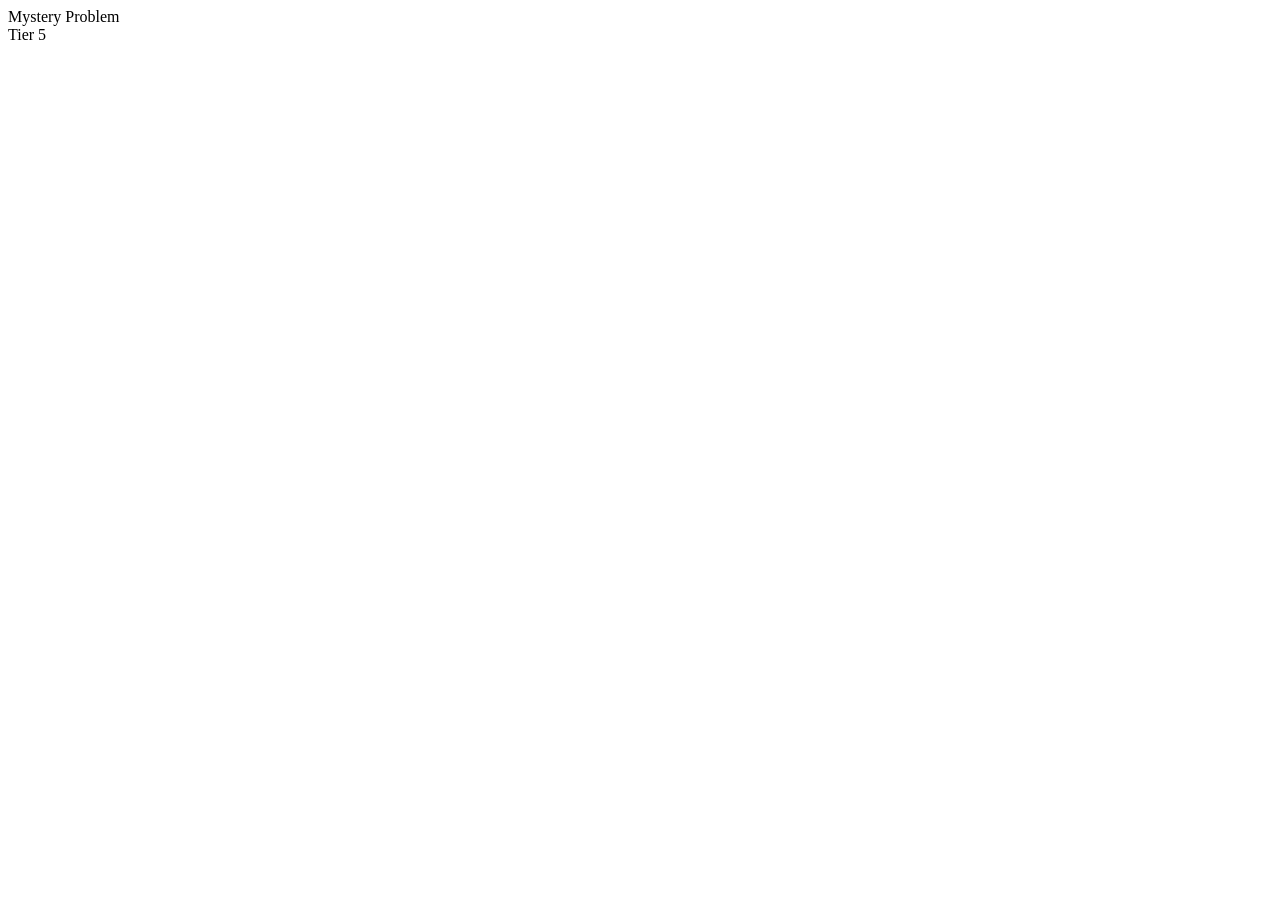
<file: extension/tests/fixtures/leetcode_changed_dom.html>
<!DOCTYPE html>
<html lang="en">
<head>
  <meta charset="UTF-8">
  <title>Unknown Mystery Challenge - LeetCode</title>
</head>
<body>
  <!-- Redesigned structure with none of the expected class names or data-attributes -->
  <div id="new-app-root">
    <div class="xyz-random-wrapper">
      <div class="xyz-title-text">Mystery Problem</div>
      <span class="xyz-badge-unknown">Tier 5</span>
    </div>
  </div>
</body>
</html>
</file>
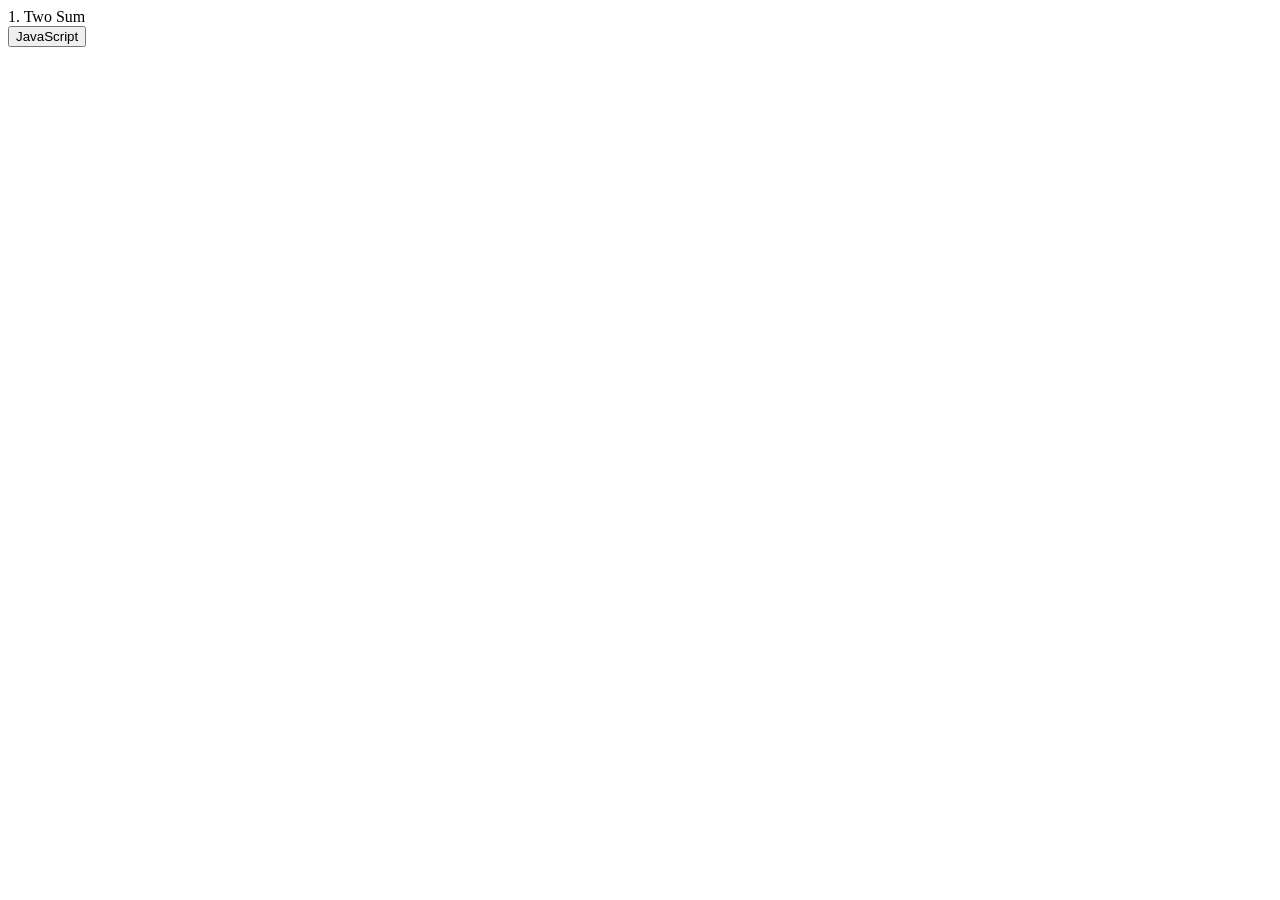
<file: extension/tests/fixtures/leetcode_missing_diff.html>
<!DOCTYPE html>
<html lang="en">
<head>
  <meta charset="UTF-8">
  <title>Two Sum - LeetCode</title>
</head>
<body>
  <div id="__next">
    <div class="flex items-center">
      <div data-cy="question-title">1. Two Sum</div>
      <!-- Difficulty is intentionally absent from the DOM -->
    </div>

    <!-- Language selector -->
    <button id="headlessui-listbox-button-1" type="button" aria-haspopup="listbox">
      <span>JavaScript</span>
    </button>
  </div>
</body>
</html>
</file>
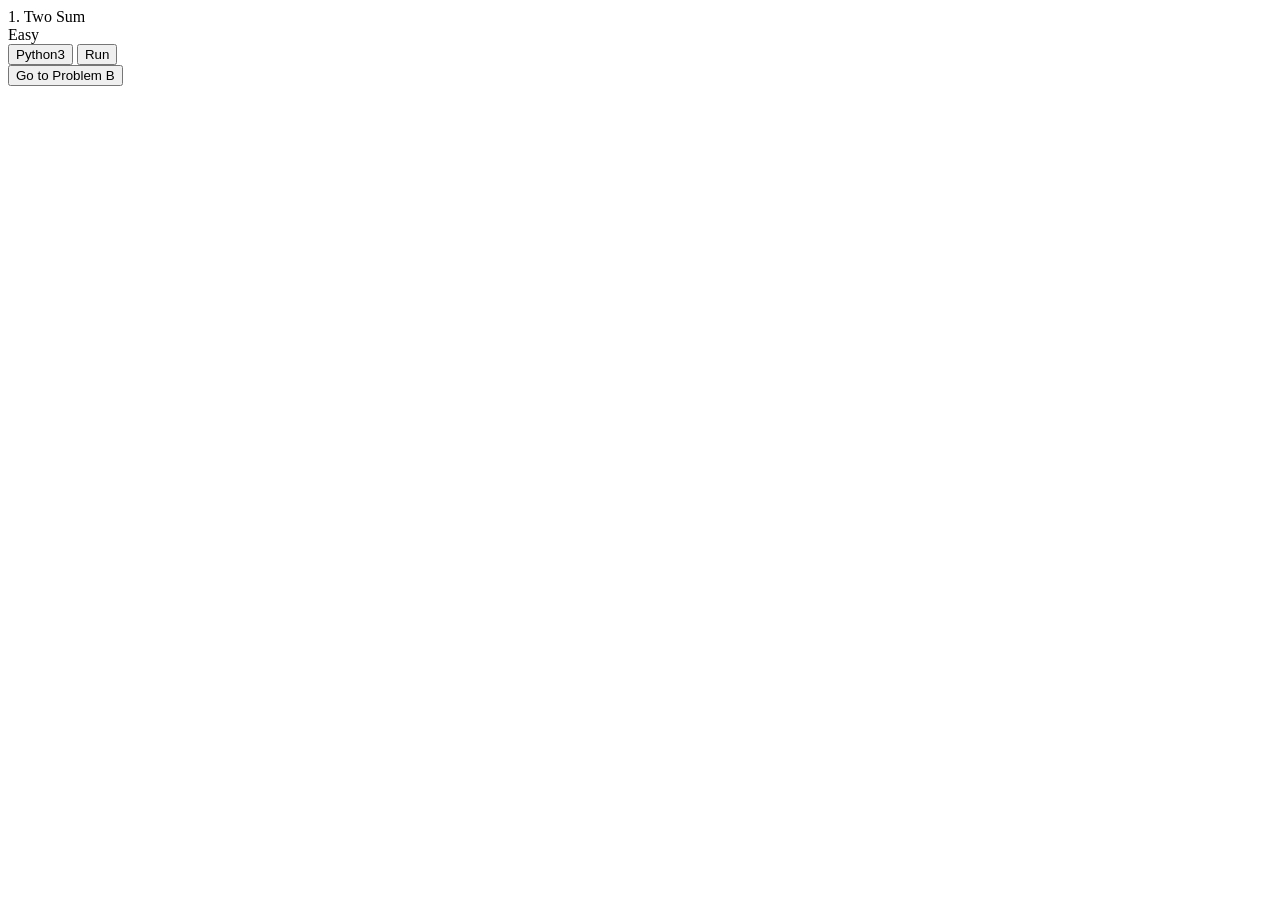
<file: extension/tests/fixtures/leetcode_navigation.html>
<!DOCTYPE html>
<html lang="en">
<head>
  <meta charset="UTF-8">
  <title>1. Two Sum - LeetCode</title>
</head>
<body>
  <div id="app">
    <div id="problem-view">
      <div data-cy="question-title">1. Two Sum</div>
      <div class="text-difficulty-easy">Easy</div>
      <button id="headlessui-listbox-button-1"><span>Python3</span></button>
      <button data-e2e-locator="console-run-button">Run</button>
    </div>
    <button id="spa-navigate-btn" onclick="navigateToProblemB()">Go to Problem B</button>
  </div>

  <script>
    function navigateToProblemB() {
      history.pushState({}, '', '/problems/add-two-numbers/');
      document.title = '2. Add Two Numbers - LeetCode';
      const view = document.getElementById('problem-view');
      view.innerHTML = `
        <div data-cy="question-title">2. Add Two Numbers</div>
        <div class="text-difficulty-medium">Medium</div>
        <button id="headlessui-listbox-button-1"><span>Java</span></button>
        <button data-e2e-locator="console-run-button">Run</button>
      `;
    }
  </script>
</body>
</html>
</file>
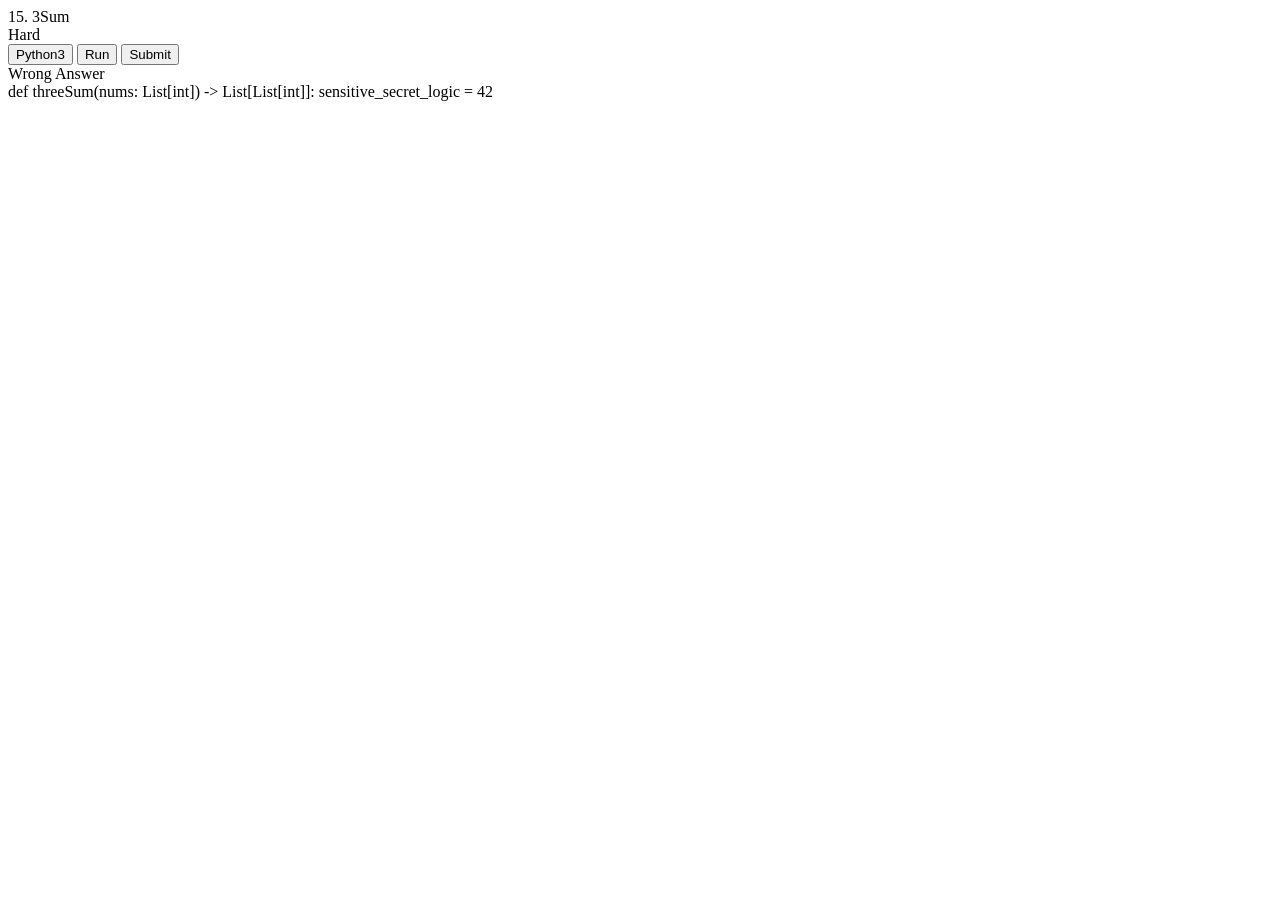
<file: extension/tests/fixtures/leetcode_problem.html>
<!DOCTYPE html>
<html lang="en">
<head>
  <meta charset="UTF-8">
  <title>3Sum - LeetCode</title>
</head>
<body>
  <div id="__next">
    <div class="flex items-center">
      <div data-cy="question-title">15. 3Sum</div>
      <div class="text-difficulty-hard">Hard</div>
    </div>

    <!-- Language selector -->
    <button id="headlessui-listbox-button-1" type="button" aria-haspopup="listbox">
      <span>Python3</span>
    </button>

    <!-- Run / Submit buttons -->
    <button data-e2e-locator="console-run-button">Run</button>
    <button data-e2e-locator="console-submit-button">Submit</button>

    <!-- Submission result outcome -->
    <div data-e2e-locator="submission-result" class="text-red-500">
      <span>Wrong Answer</span>
    </div>

    <!-- Code editor area (MUST NEVER BE EXTRACTED) -->
    <div class="monaco-editor">
      <div class="view-lines">
        <span>def threeSum(nums: List[int]) -> List[List[int]]:</span>
        <span>    sensitive_secret_logic = 42</span>
      </div>
    </div>
  </div>
</body>
</html>
</file>
<file: extension/src/popup/popup.css>
* {
  box-sizing: border-box;
  margin: 0;
  padding: 0;
}

body {
  width: 320px;
  background-color: #0c1017;
  color: #f1f5f9;
  font-family: -apple-system, BlinkMacSystemFont, "Segoe UI", Roboto, Inter, Helvetica, Arial, sans-serif;
  font-size: 12px;
  line-height: 1.4;
  user-select: none;
}

.fs-popup-container {
  padding: 14px;
  display: flex;
  flex-direction: column;
  gap: 10px;
}

.fs-popup-header {
  display: flex;
  align-items: center;
  justify-content: space-between;
  padding-bottom: 8px;
  border-bottom: 1px solid rgba(255, 255, 255, 0.08);
}

.fs-brand {
  display: flex;
  align-items: center;
  gap: 8px;
}

.fs-logo-dot {
  width: 14px;
  height: 14px;
  border-radius: 50%;
  background: linear-gradient(135deg, #6366f1 0%, #3b82f6 100%);
  box-shadow: 0 0 10px rgba(99, 102, 241, 0.5);
}

.fs-title {
  font-size: 12px;
  font-weight: 800;
  letter-spacing: 0.08em;
  color: #f8fafc;
}

.fs-subtitle {
  font-size: 9px;
  color: #64748b;
  font-weight: 500;
}

.fs-badge {
  font-size: 9px;
  font-weight: 700;
  padding: 2px 7px;
  border-radius: 12px;
  text-transform: uppercase;
  letter-spacing: 0.04em;
}

.fs-badge.operational {
  background: rgba(16, 185, 129, 0.15);
  color: #34d399;
  border: 1px solid rgba(16, 185, 129, 0.3);
}

.fs-badge.connecting {
  background: rgba(245, 158, 11, 0.15);
  color: #fbbf24;
  border: 1px solid rgba(245, 158, 11, 0.3);
}

.fs-badge.disconnected {
  background: rgba(239, 68, 68, 0.15);
  color: #f87171;
  border: 1px solid rgba(239, 68, 68, 0.3);
}

.fs-card {
  background: rgba(255, 255, 255, 0.03);
  border: 1px solid rgba(255, 255, 255, 0.07);
  border-radius: 8px;
  padding: 10px 12px;
  display: flex;
  flex-direction: column;
  gap: 6px;
}

.fs-card-row {
  display: flex;
  align-items: center;
  justify-content: space-between;
  font-size: 11px;
}

.fs-label {
  font-size: 9.5px;
  font-weight: 600;
  color: #64748b;
  letter-spacing: 0.04em;
}

.fs-value {
  font-weight: 600;
  color: #e2e8f0;
  max-width: 170px;
  overflow: hidden;
  text-overflow: ellipsis;
  white-space: nowrap;
}

.fs-value-mono {
  font-family: ui-monospace, SFMono-Regular, Menlo, Monaco, Consolas, monospace;
  font-size: 10px;
  color: #818cf8;
}

.fs-metric-group {
  display: flex;
  flex-direction: column;
  gap: 3px;
}

.fs-metric-header {
  display: flex;
  justify-content: space-between;
  font-size: 10.5px;
  color: #94a3b8;
  font-weight: 600;
}

.fs-metric-num {
  font-family: ui-monospace, SFMono-Regular, Menlo, Monaco, Consolas, monospace;
  font-weight: 700;
  color: #f1f5f9;
}

.fs-bar-track {
  height: 5px;
  background: rgba(255, 255, 255, 0.08);
  border-radius: 3px;
  overflow: hidden;
}

.fs-bar-fill {
  height: 100%;
  border-radius: 3px;
  transition: width 0.3s ease;
}

.fs-bar-fill.violet {
  background: linear-gradient(90deg, #6366f1, #a855f7);
}

.fs-bar-fill.amber {
  background: linear-gradient(90deg, #3b82f6, #f59e0b);
}

.fs-actions {
  display: flex;
  flex-direction: column;
  gap: 6px;
}

.fs-btn {
  display: block;
  text-align: center;
  text-decoration: none;
  padding: 7px 10px;
  border-radius: 6px;
  font-size: 11px;
  font-weight: 600;
  cursor: pointer;
  transition: all 0.15s ease;
  border: none;
}

.fs-btn.primary {
  background: linear-gradient(135deg, #6366f1 0%, #4f46e5 100%);
  color: #ffffff;
}

.fs-btn.primary:hover {
  background: linear-gradient(135deg, #4f46e5 0%, #4338ca 100%);
}

.fs-btn.secondary {
  background: rgba(255, 255, 255, 0.06);
  border: 1px solid rgba(255, 255, 255, 0.12);
  color: #cbd5e1;
}

.fs-btn.secondary:hover {
  background: rgba(255, 255, 255, 0.1);
  color: #ffffff;
}

.fs-btn.outline {
  background: transparent;
  border: 1px dashed rgba(99, 102, 241, 0.4);
  color: #a5b4fc;
}

.fs-btn.outline:hover {
  background: rgba(99, 102, 241, 0.1);
}

.fs-popup-footer {
  display: flex;
  align-items: center;
  justify-content: center;
  gap: 6px;
  font-size: 9px;
  color: #475569;
  padding-top: 4px;
}
</file>
